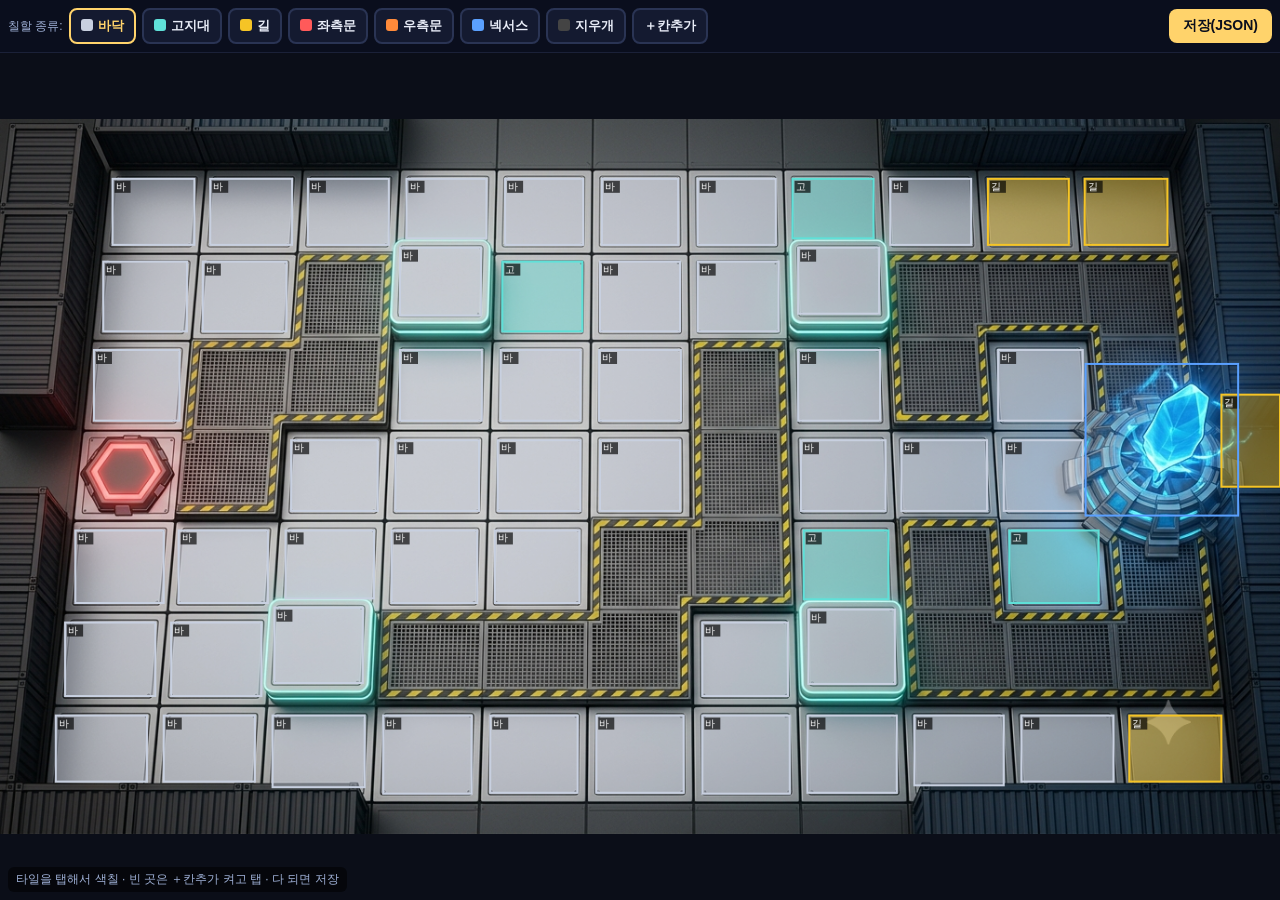
<file: mapeditor.html>
<!DOCTYPE html><html lang="ko"><head><meta charset="UTF-8"/>
<meta name="viewport" content="width=device-width,initial-scale=1,maximum-scale=1,user-scalable=no"/>
<title>후크나이츠 · 맵 에디터</title>
<style>
*{margin:0;padding:0;box-sizing:border-box;-webkit-tap-highlight-color:transparent;user-select:none;font-family:sans-serif;}
html,body{width:100%;height:100%;background:#0b0e18;color:#e8ecf7;overflow:hidden;}
#app{position:fixed;inset:0;display:flex;flex-direction:column;}
#bar{flex:0 0 auto;display:flex;flex-wrap:wrap;gap:6px;padding:8px;background:#0a0e1d;border-bottom:1px solid #1b2138;align-items:center;}
.pbtn{border:2px solid #2a3454;border-radius:8px;padding:7px 10px;font-size:13px;font-weight:600;color:#e8ecf7;background:#141a30;}
.pbtn.sel{border-color:#ffd36b;color:#ffd36b;}
.pbtn .sw{display:inline-block;width:12px;height:12px;border-radius:3px;margin-right:5px;vertical-align:-1px;}
#save{margin-left:auto;background:#ffd36b;color:#0a0e1d;border:none;border-radius:8px;padding:8px 14px;font-weight:700;font-size:14px;}
#stage{flex:1 1 auto;position:relative;}
canvas{position:absolute;inset:0;width:100%;height:100%;touch-action:none;}
#hint{position:absolute;left:8px;bottom:8px;font-size:12px;color:#9fb0d6;background:#0008;padding:4px 8px;border-radius:6px;}
#out{position:absolute;right:8px;bottom:8px;width:40%;height:70px;display:none;font-size:10px;}
</style></head><body>
<div id="app">
 <div id="bar">
  <span style="font-size:12px;color:#9fb0d6;">칠할 종류:</span>
  <button class="pbtn sel" data-t="ground"><span class="sw" style="background:#c8d0e0"></span>바닥</button>
  <button class="pbtn" data-t="high"><span class="sw" style="background:#5fe0d8"></span>고지대</button>
  <button class="pbtn" data-t="path"><span class="sw" style="background:#f5c426"></span>길</button>
  <button class="pbtn" data-t="doorL"><span class="sw" style="background:#ff5a5a"></span>좌측문</button>
  <button class="pbtn" data-t="doorR"><span class="sw" style="background:#ff8a3a"></span>우측문</button>
  <button class="pbtn" data-t="nexus"><span class="sw" style="background:#5aa0ff"></span>넥서스</button>
  <button class="pbtn" data-t="erase"><span class="sw" style="background:#444"></span>지우개</button>
  <button class="pbtn" id="addmode">＋칸추가</button>
  <button id="save">저장(JSON)</button>
 </div>
 <div id="stage"><canvas id="c"></canvas><div id="hint">타일을 탭해서 색칠 · 빈 곳은 ＋칸추가 켜고 탭 · 다 되면 저장</div><textarea id="out"></textarea></div>
</div>
<script>
const TILES=[{"x":121,"y":64,"w":88,"h":71,"t":"ground"},{"x":226,"y":64,"w":88,"h":71,"t":"ground"},{"x":331,"y":64,"w":87,"h":71,"t":"ground"},{"x":437,"y":64,"w":86,"h":64,"t":"ground"},{"x":543,"y":64,"w":84,"h":71,"t":"ground"},{"x":647,"y":64,"w":82,"h":71,"t":"ground"},{"x":750,"y":64,"w":84,"h":71,"t":"ground"},{"x":852,"y":64,"w":87,"h":64,"t":"high"},{"x":957,"y":64,"w":87,"h":71,"t":"ground"},{"x":1062,"y":64,"w":87,"h":71,"t":"path"},{"x":1166,"y":64,"w":89,"h":71,"t":"path"},{"x":430,"y":138,"w":87,"h":73,"t":"ground"},{"x":858,"y":138,"w":87,"h":71,"t":"ground"},{"x":111,"y":153,"w":90,"h":75,"t":"ground"},{"x":218,"y":153,"w":90,"h":75,"t":"ground"},{"x":540,"y":153,"w":86,"h":75,"t":"high"},{"x":645,"y":153,"w":86,"h":75,"t":"ground"},{"x":750,"y":153,"w":87,"h":75,"t":"ground"},{"x":101,"y":248,"w":92,"h":76,"t":"ground"},{"x":430,"y":248,"w":88,"h":76,"t":"ground"},{"x":538,"y":248,"w":86,"h":76,"t":"ground"},{"x":644,"y":248,"w":88,"h":76,"t":"ground"},{"x":858,"y":248,"w":88,"h":76,"t":"ground"},{"x":1073,"y":248,"w":91,"h":76,"t":"ground"},{"x":1313,"y":296,"w":63,"h":99,"t":"path"},{"x":313,"y":345,"w":93,"h":76,"t":"ground"},{"x":425,"y":345,"w":90,"h":76,"t":"ground"},{"x":535,"y":345,"w":89,"h":76,"t":"ground"},{"x":645,"y":345,"w":86,"h":76,"t":"ground"},{"x":861,"y":345,"w":91,"h":76,"t":"ground"},{"x":969,"y":345,"w":92,"h":76,"t":"ground"},{"x":1079,"y":345,"w":85,"h":76,"t":"ground"},{"x":81,"y":442,"w":95,"h":78,"t":"ground"},{"x":192,"y":442,"w":96,"h":78,"t":"ground"},{"x":307,"y":442,"w":95,"h":73,"t":"ground"},{"x":421,"y":442,"w":92,"h":78,"t":"ground"},{"x":532,"y":442,"w":91,"h":78,"t":"ground"},{"x":864,"y":442,"w":91,"h":74,"t":"high"},{"x":1085,"y":442,"w":96,"h":78,"t":"high"},{"x":295,"y":525,"w":95,"h":81,"t":"ground"},{"x":869,"y":527,"w":93,"h":80,"t":"ground"},{"x":70,"y":541,"w":97,"h":79,"t":"ground"},{"x":184,"y":541,"w":97,"h":79,"t":"ground"},{"x":755,"y":541,"w":92,"h":79,"t":"ground"},{"x":60,"y":641,"w":98,"h":71,"t":"ground"},{"x":176,"y":641,"w":98,"h":71,"t":"ground"},{"x":293,"y":641,"w":99,"h":77,"t":"ground"},{"x":412,"y":641,"w":95,"h":84,"t":"ground"},{"x":527,"y":641,"w":94,"h":83,"t":"ground"},{"x":641,"y":641,"w":94,"h":83,"t":"ground"},{"x":755,"y":641,"w":94,"h":84,"t":"ground"},{"x":868,"y":641,"w":96,"h":83,"t":"ground"},{"x":983,"y":641,"w":96,"h":75,"t":"ground"},{"x":1098,"y":641,"w":99,"h":71,"t":"ground"},{"x":1214,"y":641,"w":99,"h":71,"t":"path"}];
const NEX=[1167,263,164,163];
const COL={ground:"#c8d0e0",high:"#5fe0d8",path:"#f5c426",doorL:"#ff5a5a",doorR:"#ff8a3a",nexus:"#5aa0ff"};
const cv=document.getElementById("c"),ctx=cv.getContext("2d");const MAP=new Image();MAP.src="assets/maps/map_s1.png";
let CW,CH,sc,bgX,bgY,sel="ground",addMode=false;
function resize(){const st=document.getElementById("stage");CW=st.clientWidth;CH=st.clientHeight;const d=Math.min(window.devicePixelRatio||1,2);cv.width=CW*d;cv.height=CH*d;ctx.setTransform(d,0,0,d,0,0);const iw=MAP.width||1376,ih=MAP.height||768;sc=Math.min(CW/iw,CH/ih);bgX=(CW-iw*sc)/2;bgY=(CH-ih*sc)/2;}
window.addEventListener("resize",resize);
function toImg(px,py){return [(px-bgX)/sc,(py-bgY)/sc];}
function draw(){ctx.clearRect(0,0,CW,CH);if(MAP.width)ctx.drawImage(MAP,bgX,bgY,MAP.width*sc,MAP.height*sc);
 for(const t of TILES){const x=bgX+t.x*sc,y=bgY+t.y*sc,w=t.w*sc,h=t.h*sc;ctx.fillStyle=hexA(COL[t.t]||"#c8d0e0",0.42);ctx.fillRect(x,y,w,h);ctx.strokeStyle=COL[t.t]||"#c8d0e0";ctx.lineWidth=2;ctx.strokeRect(x,y,w,h);
  ctx.fillStyle="#000a";ctx.fillRect(x+2,y+2,16,12);ctx.fillStyle="#fff";ctx.font="10px sans-serif";ctx.fillText(({ground:"바",high:"고",path:"길",doorL:"좌",doorR:"우",nexus:"넥"})[t.t],x+3,y+11);}
 // nexus crystal ref
 ctx.strokeStyle="#5aa0ff";ctx.lineWidth=2;ctx.strokeRect(bgX+NEX[0]*sc,bgY+NEX[1]*sc,NEX[2]*sc,NEX[3]*sc);
 requestAnimationFrame(draw);}
function hexA(h,a){const n=parseInt(h.slice(1),16);return "rgba("+(n>>16)+","+((n>>8)&255)+","+(n&255)+","+a+")";}
cv.addEventListener("pointerdown",e=>{const r=cv.getBoundingClientRect();const px=(e.clientX-r.left)*(CW/r.width),py=(e.clientY-r.top)*(CH/r.height);const [ix,iy]=toImg(px,py);
 let hit=-1;for(let i=0;i<TILES.length;i++){const t=TILES[i];if(ix>=t.x&&ix<=t.x+t.w&&iy>=t.y&&iy<=t.y+t.h){hit=i;break;}}
 if(hit>=0){if(sel==="erase")TILES.splice(hit,1);else TILES[hit].t=sel;}
 else if(addMode&&sel!=="erase"){TILES.push({x:Math.round(ix-52),y:Math.round(iy-47),w:104,h:94,t:sel});}});
document.querySelectorAll(".pbtn[data-t]").forEach(b=>b.onclick=()=>{sel=b.dataset.t;document.querySelectorAll(".pbtn").forEach(x=>x.classList.remove("sel"));b.classList.add("sel");});
document.getElementById("addmode").onclick=function(){addMode=!addMode;this.style.background=addMode?"#9be29b":"#141a30";this.style.color=addMode?"#0a0e1d":"#e8ecf7";};
document.getElementById("save").onclick=()=>{const data=JSON.stringify({iw:MAP.width,ih:MAP.height,nexusCrystal:NEX,tiles:TILES});
 const blob=new Blob([data],{type:"application/json"});const a=document.createElement("a");a.href=URL.createObjectURL(blob);a.download="mapdata.json";a.click();
 const o=document.getElementById("out");o.style.display="block";o.value=data;};
MAP.onload=()=>{resize();draw();};setTimeout(()=>{resize();draw();},400);
</script></body></html>
</file>
